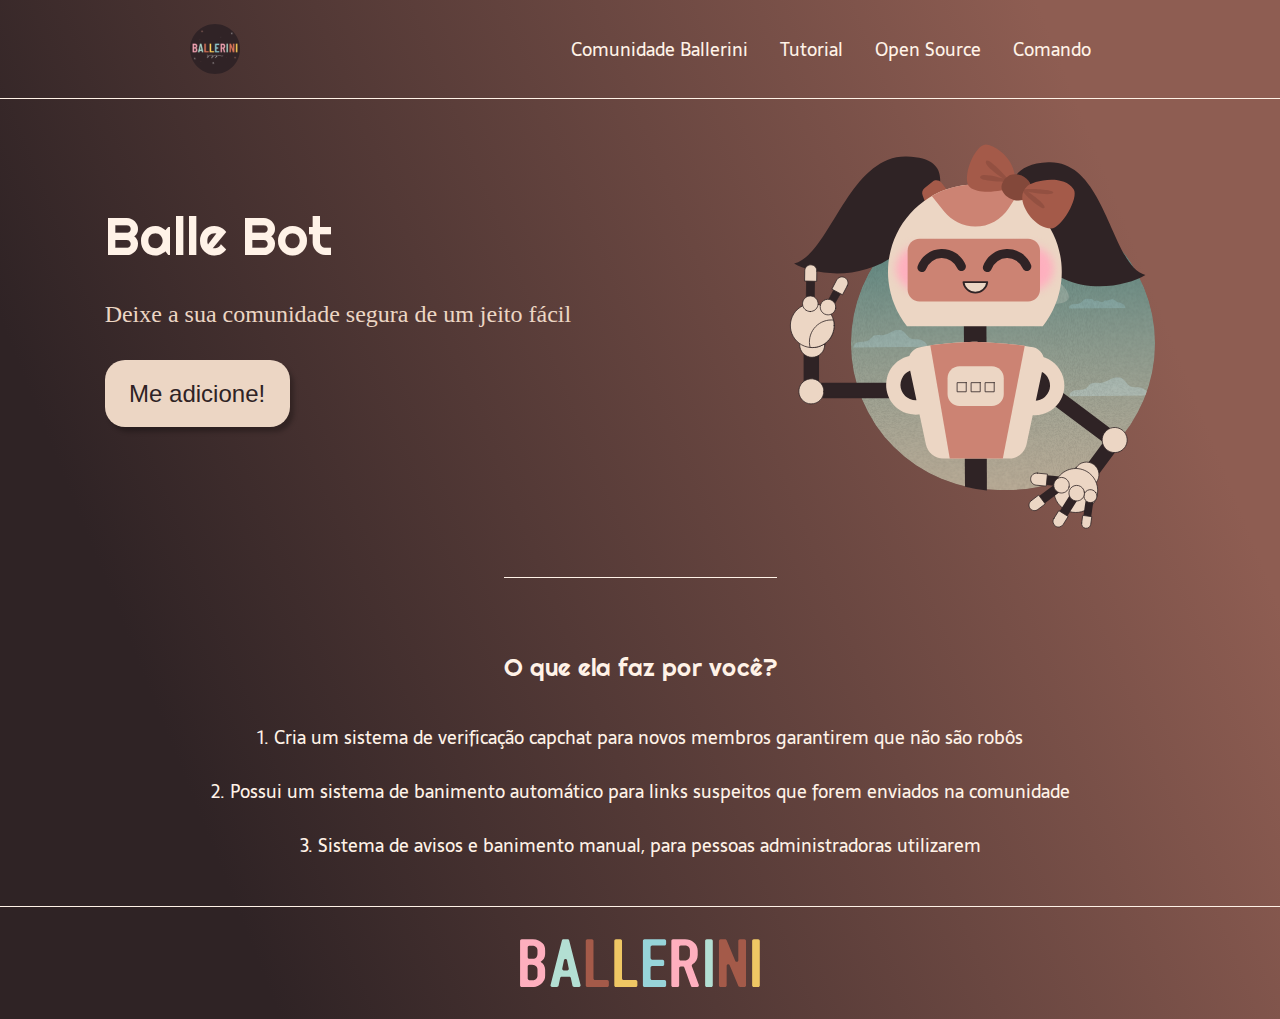
<file: pages/Ballebot/index.html>
<!DOCTYPE html>
<html lang="en">
<head>
    <meta charset="UTF-8">
    <meta http-equiv="X-UA-Compatible" content="IE=edge">
    <meta name="viewport" content="width=device-width, initial-scale=1.0">
    <title>BalleBot</title>
    <link rel="stylesheet" href="style.css">
</head>
<body>
    <header class="cabecalho">
        <img class="cabecalho-imagem" src="assets/logo.svg" alt="logo">
        <nav class="navegacao">
            <a>Comunidade Ballerini</a>
            <a>Tutorial</a>
            <a>Open Source</a>
            <a>Comando</a>
        </nav>
    </header>

    <main class="conteudo">
        <section class="conteudo-principal">
            <div class="conteudo-escrito-principal">
                <h1 class="titulo-principal">Balle Bot</h1>
                <h2 class="sub-titulo-principal">Deixe a sua comunidade segura de um jeito fácil</h2>
                <button class="bottao-principal">Me adicione!</button>
            </div>
            <img class="ballebot-img" src="assets/ballebot.svg" alt="BalleBot">
        </section>

        <sectionc class="segunda-secao">
            <h2 class="titulo-segunda-secao">O que ela faz por você?</h2>
            <div class="texto-segunda-secao">
                <p>1. Cria um <strong>sistema de verificação capchat</strong> para novos membros garantirem que não são robôs</p>
                <p>2. Possui um <strong>sistema de banimento automático</strong> para links suspeitos que forem enviados na comunidade</p>
                <p>3. <strong>Sistema de avisos e banimento manual</strong>, para pessoas administradoras utilizarem</p>
            </div>
        </section>

    </main>

    <footer class="rodape">
        <img class="rodape-imagem" src="assets/ballerini.svg" alt="ballerini">
    </footer>

</body>
</html>
</file>
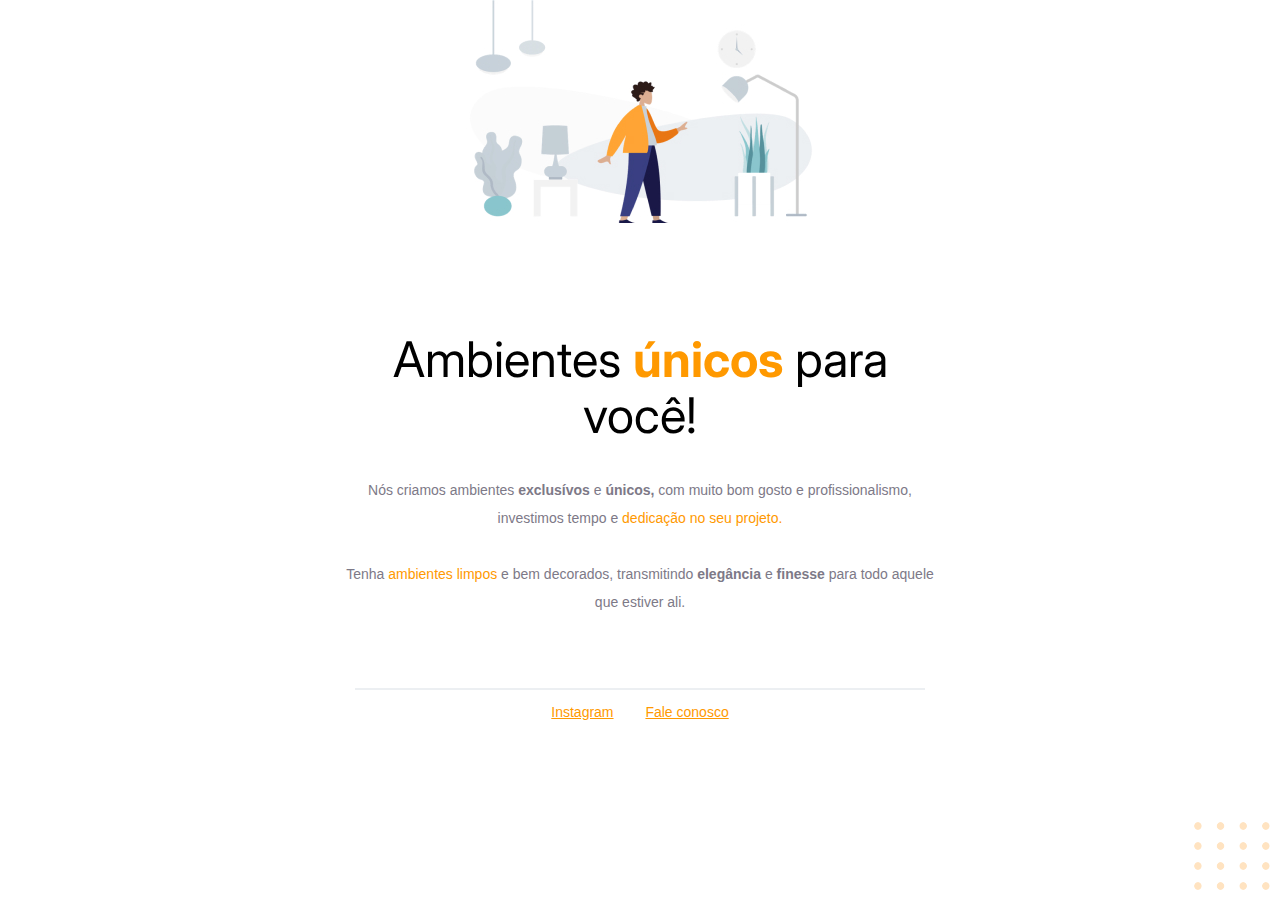
<file: pages/MoveisCustomizados/index.html>
<!DOCTYPE html>
<html lang="pt-BR">
<head>

    <link rel="preconnect" href="https://fonts.googleapis.com">
    <link rel="preconnect" href="https://fonts.gstatic.com" crossorigin>

    <meta charset="UTF-8">
    <meta http-equiv="X-UA-Compatible" content="IE=edge">
    <meta name="viewport" content="width=device-width, initial-scale=1.0">
    
    <title>Móveis customizados</title>

    <link href="https://fonts.googleapis.com/css2?family=Inter:wght@400;700&family=Open+Sans:wght@400;700&display=swap" rel="stylesheet">

    <link rel="stylesheet" href="style.css">
    
</head>
<body>
    
    <div id="hero">
        <img src="imagens/image1.jpg" alt="Uma pessoa na sala com uma roupa laranja">

        <h1>
            Ambientes <span>únicos</span> para você!
        </h1>

        <p>
            Nós criamos ambientes <strong>exclusívos</strong> e <strong>únicos,</strong>
            com muito bom gosto e profissionalismo, 
            investimos tempo e <span>dedicação no seu projeto.</span>

            <br>
            <br>

            Tenha <span>ambientes limpos</span> e bem decorados, 
            transmitindo <strong>elegância</strong> e <strong>finesse</strong> para todo
            aquele que estiver ali.
        </p>
    </div>

    <div id="footer">

        <div class="line"></div>

        <a href="https:\\instagram.com\moveisparavoce" target="_blank">Instagram</a>
        <a href="mailto:contato@alugamoveis.com">Fale conosco</a>
    </div>

    <img id="balls" src="imagens/balls.svg" alt="Uma imagem no canto inferior direito com varias bolinhas">

</body>
</html>
</file>
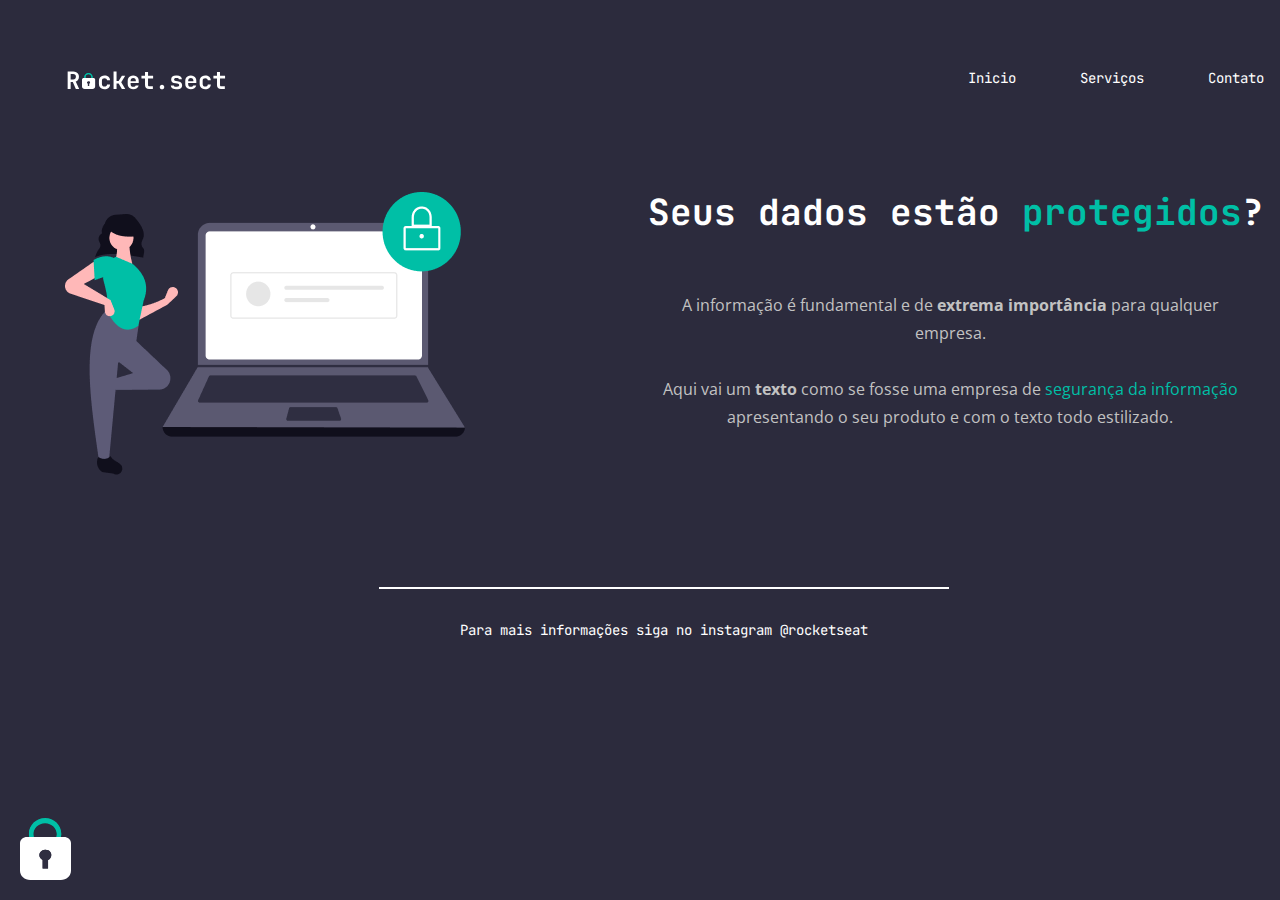
<file: pages/RocketSect/index.html>
<!DOCTYPE html>
<html lang="pt-BR">
<head>
    
    <link rel="preconnect" href="https://fonts.googleapis.com">
    <link rel="preconnect" href="https://fonts.gstatic.com" crossorigin>

    <meta charset="UTF-8">
    <meta http-equiv="X-UA-Compatible" content="IE=edge">
    <meta name="viewport" content="width=device-width, initial-scale=1.0">
    <title>Rocket sect</title>

    <link href="https://fonts.googleapis.com/css2?family=JetBrains+Mono:wght@500;700&family=Open+Sans:wght@400;700&display=swap" rel="stylesheet">

    <link rel="stylesheet" href="style.css">
</head>
<body>
    <div class="page">
        <nav>
            <img src="imagens/logo.svg" alt="Logo Rocket sect">

            <ul>
                <li><a href="#"> Inicio</a></li>
                <li><a href="#"> Serviços</a></li>
                <li><a href="#"> Contato</a></li>
            </ul>
        </nav>

        <main>
            <img src="imagens/img1.png" alt="Desenho de uma mulher ao lado de um notebook">
            <section>

                <h1>
                    Seus dados estão <span>protegidos</span>?
                </h1>
                
                <p>
                    A informação é fundamental e de <strong>extrema importância</strong> para qualquer empresa.
                
                    <br>
                    <br>

                    Aqui vai um <strong>texto</strong> como se fosse uma empresa de <span>segurança da informação</span> apresentando o seu produto e com o texto todo estilizado.
                </p>
            
            </section>
        </main>

        <div class="line"></div>

        <footer>
            Para mais informações siga no instagram <a href="https://www.instagram.com/rocketseat_oficial" target="_blank">@rocketseat</a>
        </footer>
        
    </div>
    
    <img id="padlock" src="imagens/padlock.svg" alt="cadeado no canto direito inferior da tela">
</body>
</html>
</file>
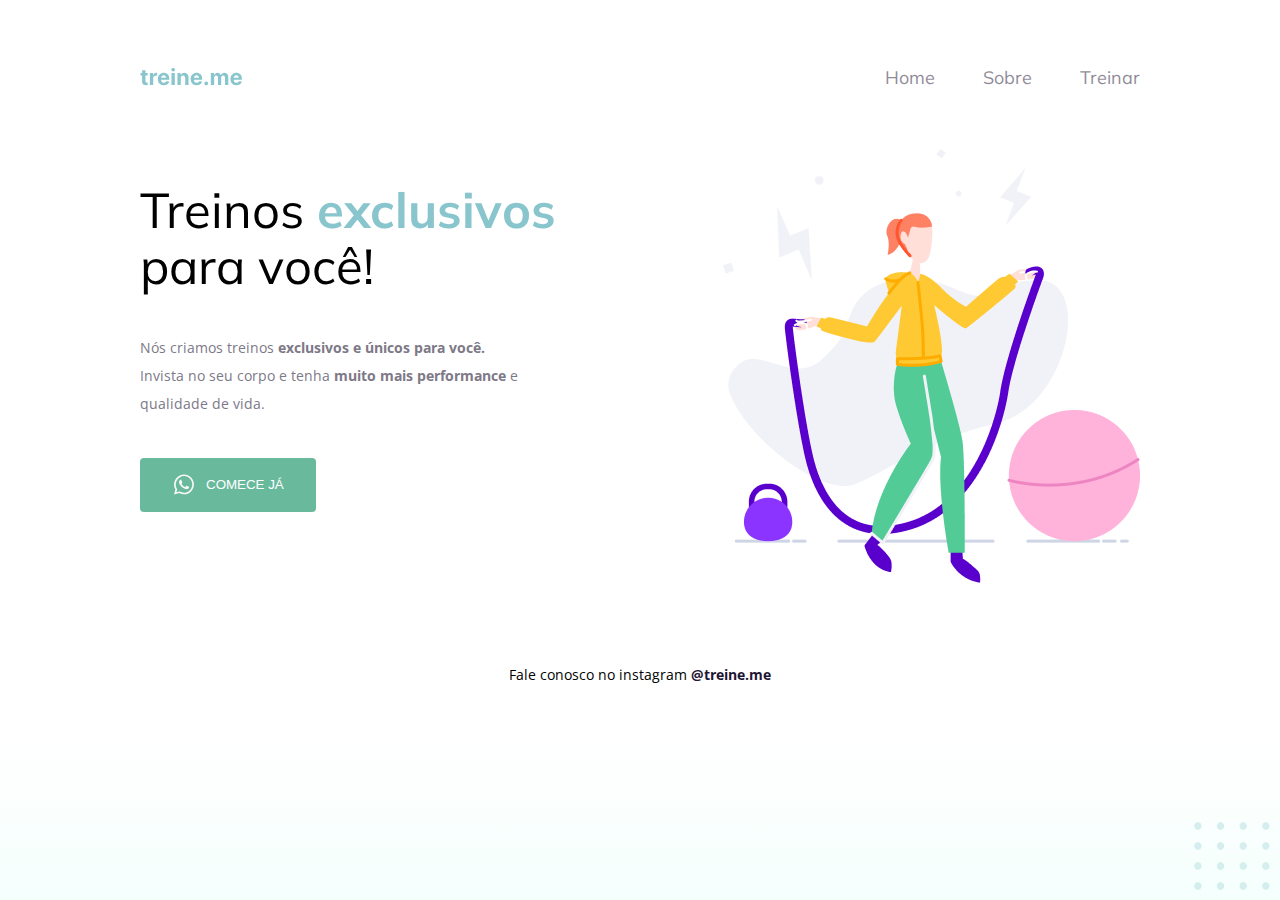
<file: pages/TreineMe/index.html>
<!DOCTYPE html>
<html lang="en">
<head>
    <link rel="preconnect" href="https://fonts.googleapis.com">
    <link rel="preconnect" href="https://fonts.gstatic.com" crossorigin>
    
    <meta charset="UTF-8">
    <meta http-equiv="X-UA-Compatible" content="IE=edge">
    <meta name="viewport" content="width=device-width, initial-scale=1.0">
    <title>Treine me</title>

    <link href="https://fonts.googleapis.com/css2?family=Mulish:wght@400;700&family=Open+Sans:wght@400;700&display=swap" rel="stylesheet">

    <link rel="stylesheet" href="style.css">

</head>
<body>
    
    <div class="page">

        <nav>
            <a href="#">
                <img src="imagens/logo.svg" alt="Treine me">
            </a>
            <ul>
                <li><a href="#">Home</a></li>
                <li><a href="#">Sobre</a></li>
                <li><a href="#">Treinar</a></li>
            </ul>
        </nav>
        
        <main>
            <section>
                <h1>
                    Treinos <span>exclusivos</span> para você!
                </h1>
                <p>
                    Nós criamos treinos <strong>exclusivos e únicos para você.</strong><br>
                    Invista no seu corpo e tenha <strong>muito mais performance</strong> e qualidade de vida.
                </p>
                <button>
                    <img src="imagens/whatsapp.svg" alt="logo whatsapp">
                    Comece já
                </button>
            </section>

            <img src="imagens/img.png" alt="Desenho de uma mulher pulando corda">

        </main>
        
        <footer>
    
            Fale conosco no instagram <a href="https://instagram.com/treineme" target="_blank">@treine.me</a>
            
        </footer>
    </div>

    <img id="balls" src="imagens/balls.svg" alt="Bolinha decorativas no canto inferior direito da tela">

</body>
</html>
</file>
<file: pages/Ballebot/style.css>
@import url('https://fonts.googleapis.com/css2?family=Righteous&family=Sarala:wght@400;700&display=swap');

* {
    margin: 0;
    padding: 0;
    box-sizing: border-box;
    text-decoration: none;
}

body {
    font-size: 100%;
    background: linear-gradient(68.15deg, #2F2325 16.62%, #8E5D52 85.61%);
}

.cabecalho {
    display: flex;
    align-items: center;
    justify-content: space-around;
    padding: 24px;
}

.cabecalho-imagem {
    height: 50px;
}

.navegacao {
    font-family: 'Sarala', sans-serif;
    font-size: 18px;
    color: #fff2e7;
    
    display: flex;
    justify-content: space-around;
    gap: 32px;
}

.conteudo {
    margin-bottom: 46px;
    border-top: 0.4px solid #fff2e7;
}

.primeira-secao {
    display: flex;
    align-items: center;
    flex-direction: column;
}

.conteudo-principal {
    display: flex;
    align-items: center;
    justify-content: space-around;
}

.conteudo-escrito-principal {
    display: flex;
    flex-direction: column;
    gap: 32px;
}

.titulo-principal {
    font-size: 54px;
    font-family: 'Righteous', sans-serif;
    font-weight: 400;
    color: #fff2e7;
}

.sub-titulo-principal {
    font-size: 24px;
    font-family: 'Sarala' sans-serif;
    font-weight: 400;
    color: #ecd6c4;
}

.bottao-principal {
    border: none;
    Width: 185px;
    Height: 67px;
    border-radius: 20px;
    
    box-shadow: 4px 5px 4px rgba(0, 0, 0, 0.25);
    background-color: #ECD6C4;

    font-size: 24px;
    font-family: 'Sarala' sans-serif;
    font-weight: 400;
    color: #2F2325;
    
}

.bottao-principal:hover {
    background-color: rgba(236, 214, 196, 0.53);
}

.segunda-secao {
    display: flex;
    flex-direction: column;
    align-items: center;
    gap: 40px;
    
}

.titulo-segunda-secao {
    border-top: 0.4px solid #fff2e7;
    padding-top: 74px;

    font-family: 'Righteous', sans-serif;
    color: #fff2e7;
    font-size: 24px;
    font-weight: 400;

    margin-top: 48px;
}

.texto-segunda-secao {
    display: flex;
    flex-direction: column;
    align-items: center;
    gap: 25px;

    font-family: 'Sarala', sans-serif;
    color: #fff2e7;
    font-size: 18px; 
    font-weight: 300;
}

.rodape {
    padding: 32px;
    border-top: 0.4px solid #fff2e7;
}

.rodape-imagem {
    height: 48px;
    display: block;
    margin: 0 auto;
}
</file>
<file: pages/MoveisCustomizados/style.css>
body {
    font-family: 'Opens Sans', sans-serif;
    
    text-align: center;
    margin: 0;
}

#hero {
    width: 592px;
    margin: 0 auto 72px;
}

#hero img {
    margin-bottom: 72px;
}


h1 {
    font-family: 'Inter', sans-serif;
    font-size: 49px;
    line-height: 56px;
    font-weight: normal;
    margin-bottom: 32px;
}

h1 span {
    font-weight: bold;
}


span, a {
    color: #FF9900;
}

p, #footer {
    color: #7D7987;
    
    font-size: 14px;
    line-height: 28px;
}

#footer a + a {
    margin-left: 28px;
}

.line {
    width: 568px;
    margin: 0 auto 8px;
    
    border: 1px solid #ECEFF2;
}

#balls {
    position: fixed;
    bottom: 0px;
    right: 0px;
}
</file>
<file: pages/RocketSect/style.css>
body {
    margin: 0;
    
    background-color: #2C2B3D;
    
    color: #ffff;
    
    text-align: center;
}

.page {
    width: 1200px;
    margin: 0 auto;
    padding: 64px;
    padding-bottom: 0;
}

a {
    text-decoration: none;
    color: #ffff;
}

span {
    color: #00BFA6;
}

nav {
    display: flex;
    justify-content: space-between;
    align-items: center;
    margin-bottom: 100px;
}


ul {
    display: flex;
    list-style: none;
    gap: 64px;
    
    font-family: 'JetBrains Mono', monospace;
    font-size: 14px;
    line-height: 28px;
    
    margin: 0;
    padding: 0;
}

main {
    display: flex;
    justify-content: space-between;
    gap: 77px;

    margin-bottom: 112px;
}

section h1 {
    font-family: 'JetBrains Mono', monospace;
    font-size: 36px;
    line-height: 40px;

    margin: 0;
    padding-bottom: 59px;
}

section p {
    color: #C2C2C2;
    font-family: 'Open Sans', sans-serif;
    font-size: 16px;
    
    line-height: 28px;
    width: 604px;
    margin: 0;
}


.line {
    margin: auto;
    width: 568px;
    border: 0.4px solid #ffff;

}

footer {
    font-size: 14px;
    line-height: 28px;
    font-family: 'JetBrains Mono', monospace;

    margin-top: 27px;
    padding-bottom: 23px;
}

#padlock {
    position: fixed;
    bottom: 20px;
    left: 20px;
}
</file>
<file: pages/TreineMe/style.css>
/*
font-family: 'Mulish', sans-serif;
font-family: 'Open Sans', sans-serif;
*/

body {
    margin: 0;
    
    font-family: 'Open Sans', sans-serif;
    
    background: linear-gradient(180deg, rgba(227, 255, 248, 0) 82.08%, rgba(227, 255, 248, 0.38) 100%);

    min-height: 100vh;
}

.page {
    width: 1000px;
    margin: 0 auto;
    padding: 64px;
}

nav {
    display: flex;
    justify-content: space-between;
    align-items: center;
    margin-bottom: 58px;
}

ul {
    display: flex;
    list-style: none;
    gap: 48px;
    margin: 0;
    padding: 0;
    font-size: 18px;
    line-height: 23px;
    font-family: 'Mulish', sans-serif;
    
}

ul li a {
    opacity: 0.5;
}

ul li a:hover {
    font-weight: bold;
    opacity: 1;
}

main {
    display: flex;
    justify-content: space-between;
}

a {
    text-decoration: none;
    color: #1f1534;
}

h1 {
    font-weight: normal;
    line-height: 56px;
    font-size: 49px;
    width: 489px;
    font-family: 'Mulish', sans-serif;
}

h1 span {
    font-weight: bold;
    color: #89C5CC;
}

section p {
    font-size: 14px;
    line-height: 28px;
    
    color: #7D7987;

    width: 438px;

    margin: 40px 0;
}

button {
    text-transform: uppercase;

    color: #FFFF;
    background: #69B99D;
    border: none;
    padding: 14px 32px 15px;
    border-radius: 4px;

    display: flex;
    justify-content: center;
    align-items: center;
    gap: 10px;

    cursor: pointer;
}

button:hover {
    background: #4c9d81;
}

footer {
    font-size: 14px;
    line-height: 23px;
    text-align: center;
    margin-top: 80px;
}

footer a {
    font-weight: bold;
}

#balls {
    position: fixed;
    bottom: 0;
    right: 0;
}
</file>
